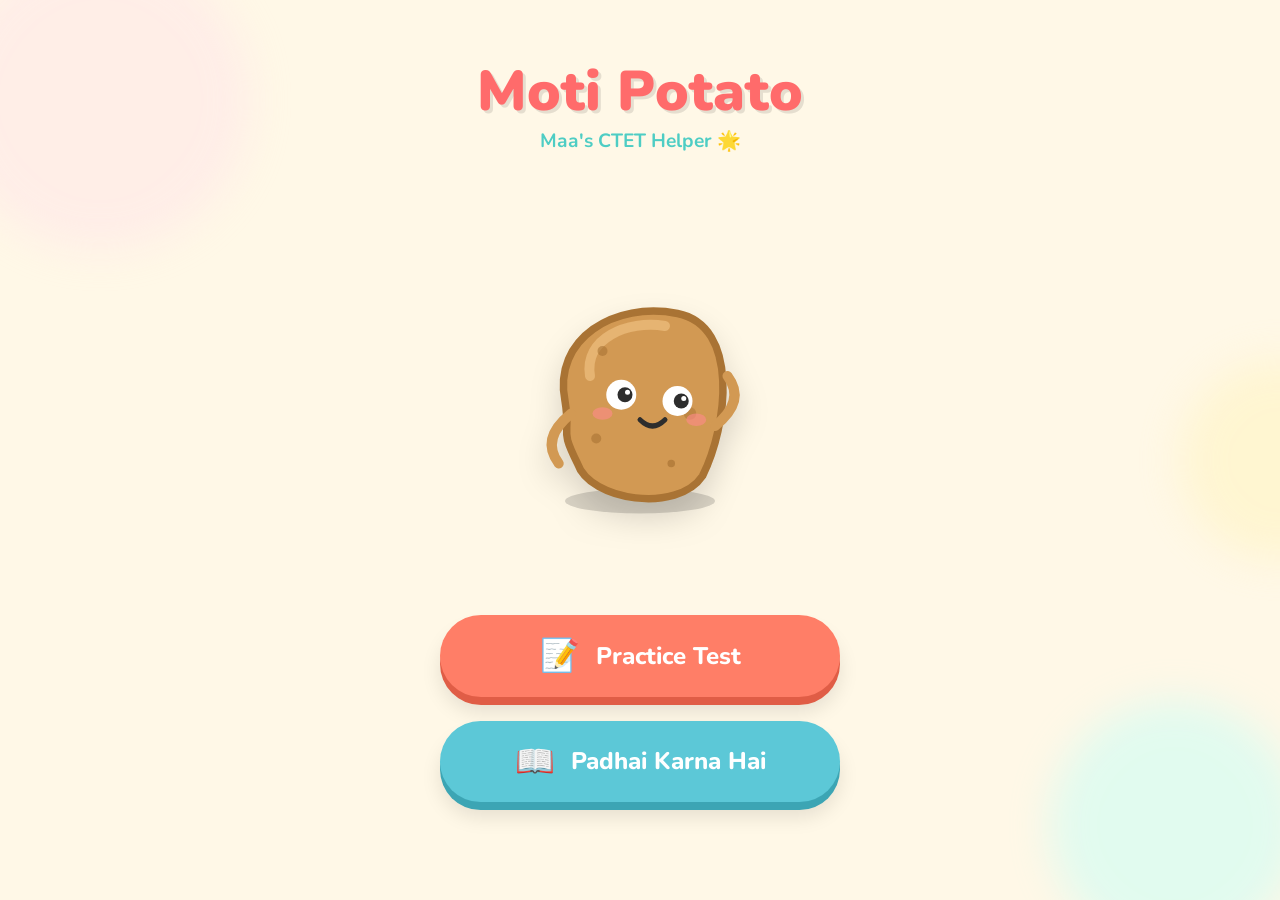
<file: index.html>
<!DOCTYPE html>
<html lang="en">
<head>
    <meta charset="UTF-8">
    <meta name="viewport" content="width=device-width, initial-scale=1.0, maximum-scale=1.0, user-scalable=no">
    <title>Moti Potato - CTET Prep</title>
    <link href="https://fonts.googleapis.com/css2?family=Nunito:wght@400;700;900&display=swap" rel="stylesheet">
    <link rel="stylesheet" href="./style.css">
</head>
<body class="home">
    <!-- Animated background elements -->
    <div class="bg-shape shape1"></div>
    <div class="bg-shape shape2"></div>
    <div class="bg-shape shape3"></div>

    <div class="app-container">
        <header class="header">
            <h1 class="title">
                <span class="bounce" style="animation-delay: 0.1s">M</span>
                <span class="bounce" style="animation-delay: 0.2s">o</span>
                <span class="bounce" style="animation-delay: 0.3s">t</span>
                <span class="bounce" style="animation-delay: 0.4s">i</span>
                &nbsp;
                <span class="bounce" style="animation-delay: 0.5s">P</span>
                <span class="bounce" style="animation-delay: 0.6s">o</span>
                <span class="bounce" style="animation-delay: 0.7s">t</span>
                <span class="bounce" style="animation-delay: 0.8s">a</span>
                <span class="bounce" style="animation-delay: 0.9s">t</span>
                <span class="bounce" style="animation-delay: 1.0s">o</span>
            </h1>
            <p class="subtitle">Maa's CTET Helper 🌟</p>
        </header>

        <div class="mascot-container">
            <!-- Cute SVG Potato -->
            <svg class="moti-potato" viewBox="0 0 200 200" xmlns="http://www.w3.org/2000/svg">
                <!-- Shadow -->
                <ellipse cx="100" cy="180" rx="60" ry="10" fill="rgba(0,0,0,0.15)" class="shadow" />
                
                <!-- Potato Body -->
                <path class="body" d="M40 100 C 30 50, 80 20, 130 30 C 180 40, 170 120, 150 160 C 130 190, 60 180, 50 150 C 35 120, 45 130, 40 100 Z" fill="#D29953" stroke="#A97334" stroke-width="6"/>
                <path class="body-highlight" d="M60 80 C 55 50, 90 35, 120 40" fill="none" stroke="#E6B472" stroke-width="8" stroke-linecap="round"/>
                
                <!-- Dimples/Spots -->
                <circle cx="65" cy="130" r="4" fill="#A97334" opacity="0.6"/>
                <circle cx="140" cy="110" r="5" fill="#A97334" opacity="0.5"/>
                <circle cx="125" cy="150" r="3" fill="#A97334" opacity="0.7"/>
                <circle cx="70" cy="60" r="4" fill="#A97334" opacity="0.6"/>
                
                <!-- Eyes -->
                <g class="eyes">
                    <!-- Left Eye -->
                    <circle cx="85" cy="95" r="12" fill="white" />
                    <circle cx="88" cy="95" r="6" fill="#2D2D2D" />
                    <circle cx="90" cy="93" r="2" fill="white" />
                    <!-- Right Eye -->
                    <circle cx="130" cy="100" r="12" fill="white" />
                    <circle cx="133" cy="100" r="6" fill="#2D2D2D" />
                    <circle cx="135" cy="98" r="2" fill="white" />
                </g>
                
                <!-- Blinking Eyelids (Hidden by default, animated in CSS) -->
                <g class="eyelids">
                    <path d="M 70 95 Q 85 110 100 95" fill="#D29953" stroke="#A97334" stroke-width="2"/>
                    <path d="M 115 100 Q 130 115 145 100" fill="#D29953" stroke="#A97334" stroke-width="2"/>
                </g>

                <!-- Blush -->
                <ellipse cx="70" cy="110" rx="8" ry="5" fill="#FF8A8A" opacity="0.6"/>
                <ellipse cx="145" cy="115" rx="8" ry="5" fill="#FF8A8A" opacity="0.6"/>

                <!-- Cute little mouth -->
                <path class="mouth" d="M 100 115 Q 110 125 120 115" fill="none" stroke="#2D2D2D" stroke-width="4" stroke-linecap="round"/>

                <!-- Arms -->
                <path class="arm-left" d="M 45 110 Q 20 130 35 150" fill="none" stroke="#D29953" stroke-width="8" stroke-linecap="round"/>
                <path class="arm-right" d="M 160 120 Q 185 100 170 80" fill="none" stroke="#D29953" stroke-width="8" stroke-linecap="round"/>
            </svg>
        </div>

        <div class="action-buttons">
            <button class="btn btn-practice" onclick="handleAction('practice')">
                <span class="btn-icon">📝</span>
                <span class="btn-text">Practice Test</span>
                <div class="btn-shine"></div>
            </button>
            
            <button class="btn btn-study" onclick="handleAction('study')">
                <span class="btn-icon">📖</span>
                <span class="btn-text">Padhai Karna Hai</span>
                <div class="btn-shine"></div>
            </button>
        </div>
        
        <div id="funny-message" class="funny-message"></div>
    </div>

    <script src="./script.js"></script>
</body>
</html>
</file>
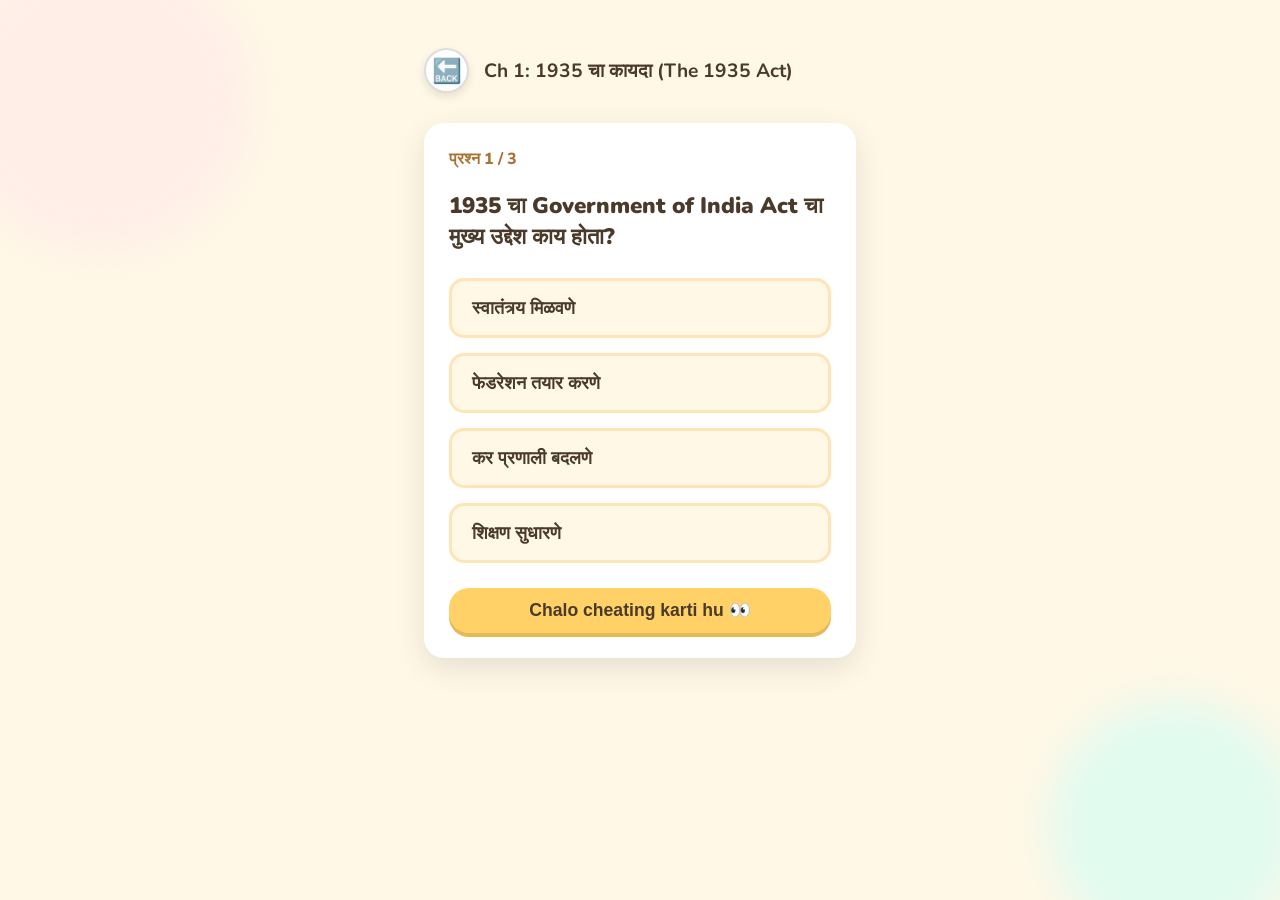
<file: quiz.html>
<!DOCTYPE html>
<html lang="en">
<head>
    <meta charset="UTF-8">
    <meta name="viewport" content="width=device-width, initial-scale=1.0, maximum-scale=1.0, user-scalable=no">
    <title>Quiz - Moti Potato</title>
    <link href="https://fonts.googleapis.com/css2?family=Nunito:wght@400;700;900&display=swap" rel="stylesheet">
    <link rel="stylesheet" href="style.css">
    <style>
        .quiz-container {
            background: white;
            border-radius: 20px;
            padding: 25px;
            margin: 10px 0;
            box-shadow: 0 10px 30px rgba(0,0,0,0.1);
            position: relative;
            z-index: 2;
            width: 100%;
        }

        .question-slide {
            display: none;
        }

        .question-slide.active {
            display: block;
            animation: fadeInRight 0.4s ease-out forwards;
        }

        @keyframes fadeInRight {
            from { opacity: 0; transform: translateX(50px); }
            to { opacity: 1; transform: translateX(0); }
        }

        .question-header {
            display: flex;
            justify-content: space-between;
            align-items: center;
            margin-bottom: 20px;
            font-size: 1rem;
            font-weight: 800;
            color: #A97334;
        }

        .question-text {
            font-size: 1.4rem;
            font-weight: 900;
            color: #4A3A2A;
            margin-bottom: 25px;
            line-height: 1.4;
        }

        .options-list {
            display: flex;
            flex-direction: column;
            gap: 15px;
        }

        .option-label {
            display: flex;
            align-items: center;
            background: #FFF8E7;
            border: 3px solid #FFE4B5;
            padding: 15px 20px;
            border-radius: 15px;
            font-size: 1.1rem;
            font-weight: 700;
            color: #4A3A2A;
            cursor: pointer;
            transition: all 0.2s;
            position: relative;
        }

        .option-label input[type="radio"] {
            display: none;
        }

        .option-label:hover {
            background: #FFF2B2;
        }

        .option-label.selected {
            background: #FFF2B2;
            border-color: #D29953;
            box-shadow: 0 4px 10px rgba(0,0,0,0.05);
            transform: scale(1.02);
        }

        .option-label.correct {
            background: #E8F8F5;
            border-color: #4ECDC4 !important;
            color: #2C3E50;
        }

        .option-label.correct::after {
            content: '✅';
            position: absolute;
            right: 15px;
            font-size: 1.5rem;
        }

        .option-label.wrong {
            background: #FDEDEC;
            border-color: #FF6B6B !important;
            color: #78281F;
        }

        .option-label.wrong::after {
            content: '❌';
            position: absolute;
            right: 15px;
            font-size: 1.5rem;
        }

        .action-row {
            display: flex;
            justify-content: flex-end;
            margin-top: 25px;
        }

        .small-btn {
            background: #4ECDC4;
            color: white;
            border: none;
            padding: 10px 20px;
            border-radius: 20px;
            font-weight: 800;
            font-size: 1rem;
            cursor: pointer;
            box-shadow: 0 4px 0 #3BA59C;
            transition: all 0.1s;
        }

        .small-btn:active {
            transform: translateY(4px);
            box-shadow: none;
        }

        .cheat-btn {
            background: #FFD166;
            color: #4A3A2A;
            box-shadow: 0 4px 0 #E5B955;
            width: 100%;
            padding: 12px;
            font-size: 1.1rem;
        }

        .submit-ans-btn {
            background: #FF7E67;
            color: white;
            box-shadow: 0 4px 0 #E05D46;
            width: 100%;
            padding: 15px;
            font-size: 1.2rem;
            margin-top: 20px;
            display: none; 
        }

        .next-btn {
            background: #5CC8D7;
            box-shadow: 0 4px 0 #3CA5B4;
            width: 100%;
            padding: 15px;
            font-size: 1.2rem;
            margin-top: 20px;
            display: none; 
            color: white;
        }

        .explanation-box {
            margin-top: 25px;
            padding: 20px;
            background: #E8F8F5;
            border-left: 6px solid #4ECDC4;
            border-radius: 10px;
            display: none; 
        }

        .explanation-text {
            font-size: 1.1rem;
            color: #2C3E50;
            margin-bottom: 15px;
            font-weight: 700;
            line-height: 1.5;
        }

        .funny-popup {
            position: fixed;
            top: 50%;
            left: 50%;
            transform: translate(-50%, -50%) scale(0.5);
            background: white;
            padding: 30px;
            border-radius: 25px;
            box-shadow: 0 20px 50px rgba(0,0,0,0.3);
            z-index: 1000;
            text-align: center;
            font-size: 1.8rem;
            font-weight: 900;
            color: #FF6B6B;
            opacity: 0;
            pointer-events: none;
            transition: all 0.3s cubic-bezier(0.175, 0.885, 0.32, 1.275);
            width: 90%;
            max-width: 400px;
        }

        .funny-popup.show {
            opacity: 1;
            transform: translate(-50%, -50%) scale(1);
            pointer-events: auto;
        }
        
        .overlay {
            position: fixed;
            top: 0; left: 0; right: 0; bottom: 0;
            background: rgba(0,0,0,0.5);
            z-index: 999;
            display: none;
        }

        .overlay.show { display: block; }

        .score-board {
            text-align: center;
            padding: 40px 20px;
            background: white;
            border-radius: 20px;
            box-shadow: 0 10px 30px rgba(0,0,0,0.1);
            display: none;
        }

        .score-title {
            font-size: 2.5rem;
            color: #FF7E67;
            font-weight: 900;
            margin-bottom: 20px;
        }

        .score-number {
            font-size: 4rem;
            color: #4ECDC4;
            font-weight: 900;
        }

        .top-bar {
            display: flex;
            justify-content: flex-start;
            margin-bottom: 10px;
        }

        .back-btn {
            background: white;
            border: 2px solid #ddd;
            width: 45px; height: 45px;
            border-radius: 50%;
            font-size: 1.5rem;
            display: flex; justify-content: center; align-items: center;
            cursor: pointer;
            box-shadow: 0 4px 10px rgba(0,0,0,0.1);
        }
    </style>
</head>
<body>
    <div class="bg-shape shape1"></div>
    <div class="bg-shape shape2"></div>
    
    <!-- Changed overlay to not close popup if it's the strict timeout type -->
    <div class="overlay" id="overlay" onclick="closePopup()"></div>
    <div class="funny-popup" id="popup"></div>

    <div class="app-container" style="justify-content: flex-start; padding-top: 1rem;">
        <div class="header" style="display: flex; align-items: center; gap: 15px; margin-bottom: 20px;">
            <button class="back-btn" onclick="window.location.href='subjects.html?mode=quiz'">🔙</button>
            <div class="subject-label" id="quiz-heading" style="font-weight: bold; font-size: 1.2rem;">Practice Quiz</div>
            <div id="timer-display" style="display: none; font-weight: bold; color: #FF7E67; background: white; padding: 5px 15px; border-radius: 20px; box-shadow: 0 2px 5px rgba(0,0,0,0.1); margin-left: auto;">90:00</div>
        </div>

        <div class="quiz-container" id="quiz-container">
            <!-- Questions injected here via JS -->
        </div>

        <!-- Resume Progress Prompt -->
        <div id="resume-modal" class="overlay" style="display:none; z-index: 1001; background: rgba(0,0,0,0.8);">
            <div class="popup show" style="position: absolute; top: 50%; left: 50%; transform: translate(-50%, -50%); width: 80%; max-width: 400px; text-align: center;">
                <div style="font-size: 1.5rem; margin-bottom: 20px;">Mummy, start from where you left off? <br><br> (पिछाले प्रश्न से शुरू करें? 📖)</div>
                <div style="display: flex; gap: 10px; justify-content: center;">
                    <button class="small-btn" onclick="resumeProgress()" style="background: #4ECDC4; color: white;">Yes, Resume ✅</button>
                    <button class="small-btn" onclick="startFresh()" style="background: #FF7E67; color: white;">No, Start New 🔄</button>
                </div>
            </div>
        </div>

        <div class="score-board" id="score-board" style="text-align: center; padding: 40px 20px; background: linear-gradient(135deg, #ffffff 0%, #fef3c7 100%); border-radius: 20px; box-shadow: 0 15px 35px rgba(0,0,0,0.15); display: none; position: relative; overflow: hidden; border: 3px solid #FFD166;">
            <!-- Confetti / Decoration -->
            <div style="position: absolute; top: -10px; left: -10px; font-size: 3rem; opacity: 0.2; transform: rotate(-20deg);">🌟</div>
            <div style="position: absolute; bottom: 20px; right: -10px; font-size: 3rem; opacity: 0.2; transform: rotate(20deg);">🎉</div>
            <div style="position: absolute; top: 50%; left: 10px; font-size: 2rem; opacity: 0.2;">✨</div>
            
            <!-- Trophy SVG -->
            <svg viewBox="0 0 100 100" style="width: 120px; height: 120px; margin: 0 auto 20px; filter: drop-shadow(0px 10px 10px rgba(0,0,0,0.1)); animation: bounceTrophy 2s infinite ease-in-out;">
                <path d="M20 20 h60 c 0 30, -15 45, -30 50 c -15 -5, -30 -20, -30 -50 Z" fill="#FFD166" />
                <path d="M30 20 h40 c 0 20, -10 35, -20 40 c -10 -5, -20 -20, -20 -40 Z" fill="#FFE082" />
                <!-- Left Handle -->
                <path d="M20 25 C5 25, 5 45, 20 45" fill="none" stroke="#FFD166" stroke-width="6" stroke-linecap="round" />
                <!-- Right Handle -->
                <path d="M80 25 C95 25, 95 45, 80 45" fill="none" stroke="#FFD166" stroke-width="6" stroke-linecap="round" />
                <!-- Base -->
                <rect x="35" y="70" width="30" height="20" rx="5" fill="#A97334" />
                <rect x="30" y="85" width="40" height="10" rx="5" fill="#4A3A2A" />
                <!-- Star -->
                <polygon points="50,30 53,38 61,38 54,43 56,51 50,47 44,51 46,43 39,38 47,38" fill="#FFF" />
            </svg>
            <style>
                @keyframes bounceTrophy { 0%, 100% { transform: translateY(0) scale(1); } 50% { transform: translateY(-10px) scale(1.05); } }
            </style>

            <div class="score-title" id="score-msg" style="font-size: 2rem; color: #FF7E67; font-weight: 900; margin-bottom: 10px; text-shadow: 1px 1px 0px rgba(0,0,0,0.1);"></div>
            <div class="score-number" id="score-number" style="font-size: 4.5rem; color: #4ECDC4; font-weight: 900; line-height: 1; margin: 20px 0; text-shadow: 2px 2px 0px rgba(0,0,0,0.1);"></div>
            
            <button class="btn btn-practice" style="width: 100%; margin-top: 20px; position: static; transform: none; opacity: 1; animation: none; border-radius: 15px;" onclick="window.location.href='index.html'">Go Home 🏠</button>
            <button class="btn btn-study" style="width: 100%; margin-top: 15px; position: static; transform: none; opacity: 1; animation: none; border-radius: 15px;" onclick="window.location.href='subjects.html?mode=quiz'">Try Another Quiz 🔄</button>
        </div>
    </div>

    <script src="./data.js?v=2"></script>
    <script>
        console.log("Data loaded:", typeof subjectsData);

        let quizData = [];
        let isMegaQuiz = false;
        let isHindiMode = false;
        let wrongCount = 0;
        let score = 0;
        let currentQuestion = 0;
        let selectedOption = null;
        let timeLeft = 5400;
        let timerInterval = null;
        let storageKey = '';

        function shuffleArray(array) {
            for (let i = array.length - 1; i > 0; i--) {
                const j = Math.floor(Math.random() * (i + 1));
                [array[i], array[j]] = [array[j], array[i]];
            }
        }

        document.addEventListener('DOMContentLoaded', () => {
            if (typeof subjectsData === 'undefined') {
                document.getElementById('quiz-container').innerHTML = '<h2 style="text-align:center; padding:20px;">Quiz data failed to load</h2>';
                return;
            }

            const urlParams = new URLSearchParams(window.location.search);
            const subjectId = urlParams.get('subject') || 'history';
            const chapterId = urlParams.get('chapter') || 'ch1';

            storageKey = `moti_potato_progress_${subjectId}_${chapterId}`;

            const subject = subjectsData.find(s => s.id === subjectId);
            if (subject) {
                const chapter = subject.chapters.find(c => c.id === chapterId);
                if (chapter && chapter.quiz) {
                    quizData = [...chapter.quiz];
                    isMegaQuiz = (chapter.id === 'mega_quiz' || chapter.type === 'mega');
                    document.getElementById('quiz-heading').innerText = chapter.title_mr || chapter.name;

                    if (isMegaQuiz) {
                        shuffleArray(quizData);
                        document.getElementById('timer-display').style.display = 'block';
                    }
                }
            }

            if (quizData.length === 0) {
                document.getElementById('quiz-container').innerHTML = '<h2 style="text-align:center; padding:20px;">No questions found</h2>';
                return;
            }

            const savedData = localStorage.getItem(storageKey);
            if (savedData) {
                const progress = JSON.parse(savedData);
                if (progress.currentQuestion > 0 && progress.currentQuestion < quizData.length) {
                    document.getElementById('resume-modal').style.display = 'block';
                    return;
                }
            }
            startQuiz();
        });

        function startQuiz() {
            if (isMegaQuiz) startTimer();
            renderQuestion(currentQuestion);
        }

        function resumeProgress() {
            const progress = JSON.parse(localStorage.getItem(storageKey));
            currentQuestion = progress.currentQuestion;
            score = progress.score;
            wrongCount = progress.wrongCount || 0;
            isHindiMode = progress.isHindiMode || false;
            if (progress.timeLeft) timeLeft = progress.timeLeft;
            
            document.getElementById('resume-modal').style.display = 'none';
            startQuiz();
        }

        function startFresh() {
            localStorage.removeItem(storageKey);
            document.getElementById('resume-modal').style.display = 'none';
            startQuiz();
        }

        function saveProgress() {
            const data = {
                currentQuestion: currentQuestion,
                score: score,
                wrongCount: wrongCount,
                isHindiMode: isHindiMode,
                timeLeft: timeLeft
            };
            localStorage.setItem(storageKey, JSON.stringify(data));
        }

        function startTimer() {
            timerInterval = setInterval(() => {
                timeLeft--;
                updateTimerDisplay();
                if (timeLeft <= 0) {
                    clearInterval(timerInterval);
                    showScoreBoard();
                }
            }, 1000);
        }

        function updateTimerDisplay() {
            const minutes = Math.floor(timeLeft / 60);
            const seconds = timeLeft % 60;
            document.getElementById('timer-display').innerText = 
                `${minutes}:${seconds < 10 ? '0' : ''}${seconds}`;
        }

        function renderQuestion(index) {
            const container = document.getElementById('quiz-container');
            container.innerHTML = '';
            selectedOption = null;

            if (index >= quizData.length) {
                showScoreBoard();
                return;
            }

            const q = quizData[index];
            const card = document.createElement('div');
            card.className = 'question-slide active';
            
            const questionText = isHindiMode ? q.q_hi : q.q_mr;
            const options = isHindiMode ? q.options_hi : q.options_mr;

            let optionsHtml = '';
            options.forEach((opt, optIndex) => {
                optionsHtml += `
                    <label class="option-label" id="label-${optIndex}">
                        <input type="radio" name="q_opt" value="${optIndex}" onchange="selectOption(${optIndex})">
                        ${opt}
                    </label>
                `;
            });

            card.innerHTML = `
                <div class="question-header"><span>प्रश्न ${index + 1} / ${quizData.length}</span></div>
                <div class="question-text" id="q-text">${questionText}</div>
                <div class="options-list">${optionsHtml}</div>
                <div class="action-row">
                    <button class="small-btn cheat-btn" style="${isHindiMode ? 'display:none' : ''}" onclick="cheatAndTranslate(${index})">Chalo cheating karti hu 👀</button>
                </div>
                <button class="small-btn submit-ans-btn" id="submit-btn" style="display:none" onclick="submitAnswer(${index})">Submit Answer</button>
                <div class="explanation-box" id="exp-box" style="display:none">
                    <div class="explanation-text" id="exp-text">${isHindiMode ? q.exp_hi : q.exp_mr}</div>
                    <button class="small-btn" onclick="toggleExpLang(${index}, this)">${isHindiMode ? 'मराठीत समजून घ्या 🔄' : 'हिंदी में समझें 🔄'}</button>
                </div>
                <button class="small-btn next-btn" id="next-btn" style="display:none" onclick="nextQuestion()">Next Question ➡️</button>
            `;
            container.appendChild(card);
        }

        function selectOption(optIndex) {
            document.querySelectorAll('.option-label').forEach(el => el.classList.remove('selected'));
            document.getElementById(`label-${optIndex}`).classList.add('selected');
            selectedOption = optIndex;
            document.getElementById('submit-btn').style.display = 'block';
        }

        function cheatAndTranslate(index) {
            showPopup("Teacher ho, sharam nahi aati 🤦‍♀️😂", 3000);
            isHindiMode = true;
            document.getElementById('q-text').innerText = quizData[index].q_hi;
            const options = quizData[index].options_hi;
            document.querySelectorAll('.option-label').forEach((el, idx) => {
                el.innerHTML = `<input type="radio" name="q_opt" value="${idx}" onchange="selectOption(${idx})" ${selectedOption === idx ? 'checked' : ''}> ${options[idx]}`;
            });
            document.querySelector('.cheat-btn').style.display = 'none';
        }

        function submitAnswer(qIndex) {
            if (selectedOption === null) return;
            document.getElementById('submit-btn').style.display = 'none';
            if(document.querySelector('.cheat-btn')) document.querySelector('.cheat-btn').style.display = 'none';
            document.querySelectorAll('input[type="radio"]').forEach(el => el.disabled = true);

            const isCorrect = (selectedOption === quizData[qIndex].correct);
            const selectedLabel = document.getElementById(`label-${selectedOption}`);
            const correctLabel = document.getElementById(`label-${quizData[qIndex].correct}`);
            correctLabel.classList.add('correct');

            if (isCorrect) {
                score++;
            } else {
                wrongCount++;
                selectedLabel.classList.add('wrong');
                if (wrongCount % 5 === 0 || Math.random() < 0.2) showPopup("Chee chee hag diya 💩", 3000);
            }
            document.getElementById('exp-box').style.display = 'block';
            document.getElementById('next-btn').style.display = 'block';
            saveProgress();
        }

        function nextQuestion() {
            currentQuestion++;
            saveProgress();
            renderQuestion(currentQuestion);
        }

        function toggleExpLang(index, btnElement) {
            const q = quizData[index];
            const expTextEl = document.getElementById('exp-text');
            if (expTextEl.innerText === q.exp_mr) {
                expTextEl.innerText = q.exp_hi;
                btnElement.innerText = 'मराठीत समजून घ्या 🔄';
            } else {
                expTextEl.innerText = q.exp_mr;
                btnElement.innerText = 'हिंदी में समझें 🔄';
            }
        }

        let popupTimeout;
        function showPopup(message, duration = 3000) {
            const popup = document.getElementById('popup');
            const overlay = document.getElementById('overlay');
            popup.innerText = message;
            popup.classList.add('show');
            overlay.classList.add('show');
            clearTimeout(popupTimeout);
            popupTimeout = setTimeout(closePopup, duration);
        }

        function closePopup() {
            document.getElementById('popup').classList.remove('show');
            document.getElementById('overlay').classList.remove('show');
        }

        function showScoreBoard() {
            if (timerInterval) clearInterval(timerInterval);
            localStorage.removeItem(storageKey);
            document.getElementById('quiz-container').style.display = 'none';
            const board = document.getElementById('score-board');
            board.style.display = 'block';
            const msgEl = document.getElementById('score-msg');
            const numEl = document.getElementById('score-number');
            const percentage = Math.round((score / quizData.length) * 100);
            let currentScoreDisplay = 0;
            numEl.innerText = `0%`;
            const interval = setInterval(() => {
                if(currentScoreDisplay >= percentage) {
                    clearInterval(interval);
                    numEl.innerText = `${percentage}%`;
                } else {
                    currentScoreDisplay++;
                    numEl.innerText = `${currentScoreDisplay}%`;
                }
            }, 20);
            const detailsHtml = `<div style="font-size: 1.2rem; margin-top: 10px; color: #555;">Correct: <strong>${score}</strong> out of <strong>${quizData.length}</strong></div>`;
            if (percentage >= 90) msgEl.innerHTML = `🌟 Outstanding, Maa! 🌟${detailsHtml}`;
            else if (percentage >= 60) msgEl.innerHTML = `👍 Good Job! Keep Studying!${detailsHtml}`;
            else msgEl.innerHTML = `📚 Padhai Karna Hai wapas!${detailsHtml}`;
        }
    </script>
</body>
</html>
</file>
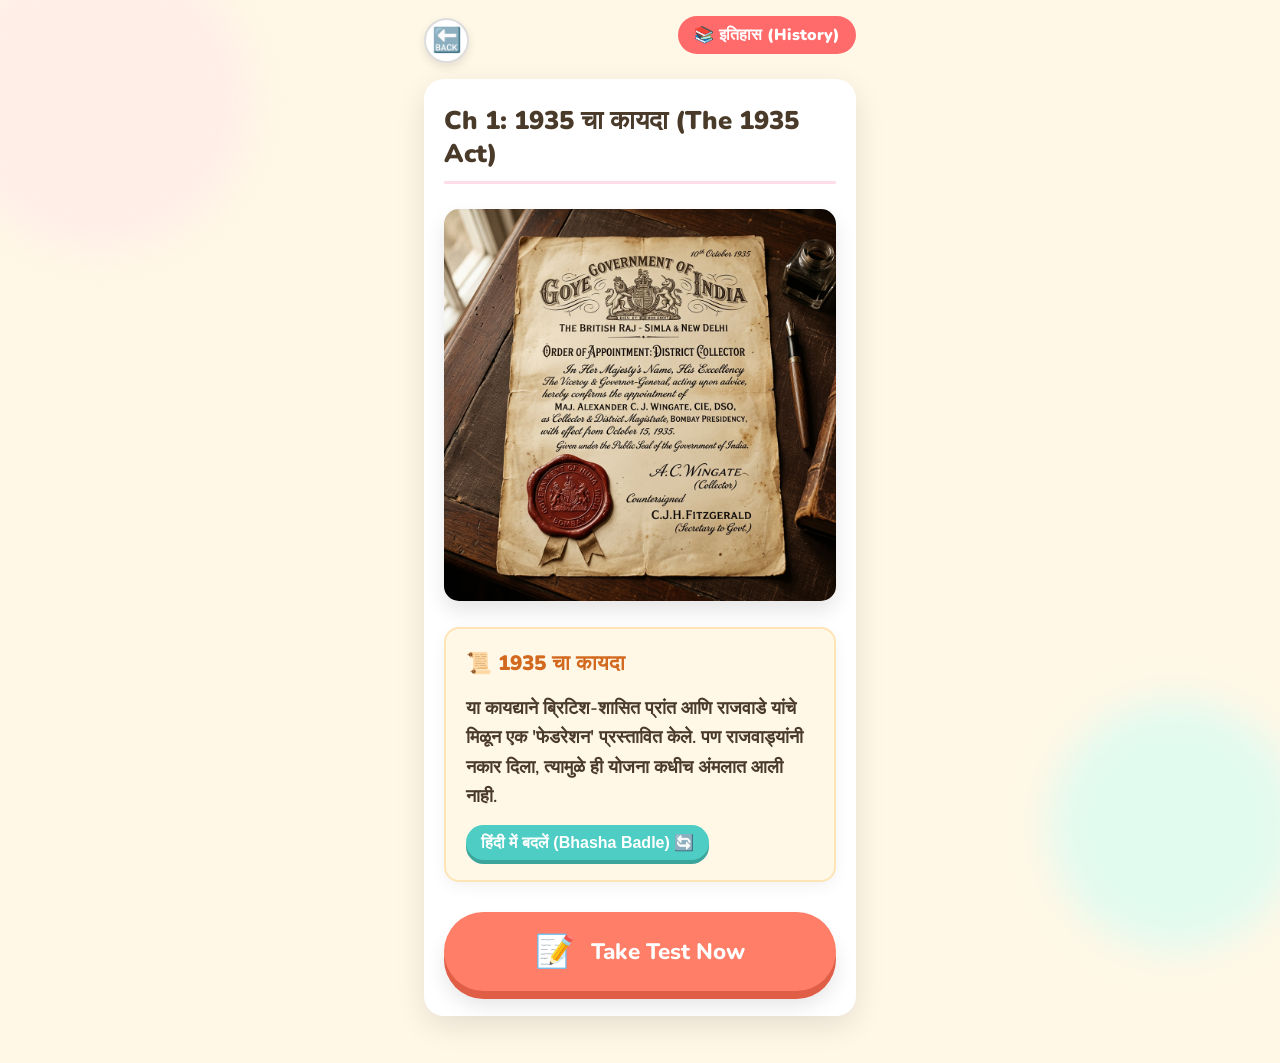
<file: study.html>
<!DOCTYPE html>
<html lang="en">
<head>
    <meta charset="UTF-8">
    <meta name="viewport" content="width=device-width, initial-scale=1.0, maximum-scale=1.0, user-scalable=no">
    <title>Padhai Karna Hai - Moti Potato</title>
    <link href="https://fonts.googleapis.com/css2?family=Nunito:wght@400;700;900&display=swap" rel="stylesheet">
    <link rel="stylesheet" href="style.css">
    <style>
        .study-container {
            background: white;
            border-radius: 20px;
            padding: 25px 20px;
            margin: 15px 0;
            box-shadow: 0 10px 30px rgba(0,0,0,0.1);
            position: relative;
            z-index: 2;
            width: 100%;
        }

        .subject-label {
            background: #FF6B6B;
            color: white;
            padding: 8px 16px;
            border-radius: 20px;
            font-weight: 900;
            display: inline-block;
            margin-bottom: 10px;
        }

        .chapter-title {
            color: #4A3A2A;
            font-size: 1.6rem;
            font-weight: 900;
            margin-bottom: 25px;
            border-bottom: 3px solid #FFDEE9;
            padding-bottom: 10px;
            line-height: 1.3;
        }

        .slide {
            background: #FFF8E7;
            border-radius: 15px;
            padding: 20px;
            margin-bottom: 25px;
            border: 2px solid #FFE4B5;
            box-shadow: 0 5px 15px rgba(0,0,0,0.05);
        }

        .slide-title {
            color: #D2691E;
            font-weight: 900;
            margin-bottom: 15px;
            font-size: 1.3rem;
            line-height: 1.4;
        }

        .slide-content {
            font-size: 1.15rem;
            line-height: 1.6;
            color: #4A3A2A;
            font-weight: 600;
        }

        .bhasha-btn {
            background: #4ECDC4;
            color: white;
            border: none;
            padding: 8px 15px;
            border-radius: 20px;
            font-weight: 800;
            font-size: 1rem;
            cursor: pointer;
            margin-top: 15px;
            box-shadow: 0 4px 0 #3BA59C;
            transition: all 0.1s;
        }

        .bhasha-btn:active {
            transform: translateY(4px);
            box-shadow: 0 0px 0 #3BA59C;
        }

        .take-test-btn {
            width: 100%;
            margin-top: 30px;
            padding: 18px;
            font-size: 1.4rem;
            animation: none;
            transform: none;
            opacity: 1;
        }

        .top-bar {
            display: flex;
            justify-content: space-between;
            align-items: center;
        }

        .back-btn {
            background: white;
            border: 2px solid #ddd;
            width: 45px; height: 45px;
            border-radius: 50%;
            font-size: 1.5rem;
            display: flex; justify-content: center; align-items: center;
            cursor: pointer;
            box-shadow: 0 4px 10px rgba(0,0,0,0.1);
        }
    </style>
</head>
<body>
    <div class="bg-shape shape1"></div>
    <div class="bg-shape shape2"></div>
    
    <div class="app-container" style="justify-content: flex-start; padding-top: 1rem;">
        <div class="top-bar">
            <!-- Go back to subjects page -->
            <button class="back-btn" onclick="window.location.href='subjects.html?mode=study'">🔙</button>
            <div class="subject-label">इतिहास (History)</div>
        </div>
        
        <div class="study-container">
            <h2 class="chapter-title">1935-1942 Freedom Struggle</h2>
            
            <div id="slides-container">
                <!-- Slides will be injected here by JS -->
            </div>

            <!-- Changed to go directly to quiz.html -->
            <button class="btn btn-practice take-test-btn" onclick="window.location.href='quiz.html?chapter=ch1'">
                <span class="btn-icon">📝</span>
                <span class="btn-text">Take Test Now</span>
            </button>
        </div>
    </div>

    <script src="./data.js?v=2"></script>
    <script>
        const urlParams = new URLSearchParams(window.location.search);
        const subjectId = urlParams.get('subject') || 'history';
        const chapterId = urlParams.get('chapter') || 'ch1';

        let theoryData = [];
        let chapterTitle = '';
        let subject = null;

        document.addEventListener('DOMContentLoaded', () => {
            if (typeof subjectsData === 'undefined') {
                document.getElementById('slides-container').innerHTML = '<div style="text-align:center; padding:20px;">Data failed to load. Please refresh.</div>';
                return;
            }

            // Find the correct subject and chapter
            subject = subjectsData.find(s => s.id === subjectId);
            if (subject) {
                document.querySelector('.subject-label').innerText = subject.title_mr;
                const chapter = subject.chapters.find(c => c.id === chapterId);
                if (chapter) {
                    theoryData = chapter.theory || [];
                    chapterTitle = chapter.title_mr;
                }
            }

            if (chapterTitle) {
                document.querySelector('.chapter-title').innerText = chapterTitle;
            }

            const container = document.getElementById('slides-container');
            
            if (theoryData.length === 0) {
                container.innerHTML = '<div style="text-align:center; padding: 20px;">No theory found for this chapter!</div>';
            }

            // Add Chapter Image
            if (subject) {
                const chapterObj = subject.chapters.find(c => c.id === chapterId);
                if (chapterObj && chapterObj.image) {
                    const imgDiv = document.createElement('div');
                    imgDiv.style.textAlign = 'center';
                    imgDiv.style.marginBottom = '20px';
                    imgDiv.innerHTML = `<img src="${chapterObj.image}" style="width: 100%; max-width: 500px; border-radius: 15px; box-shadow: 0 10px 20px rgba(0,0,0,0.1);">`;
                    container.appendChild(imgDiv);
                }
            }

            theoryData.forEach((item, index) => {
                const slide = document.createElement('div');
                slide.className = 'slide';
                
                slide.innerHTML = `
                    <div class="slide-title" id="title-${index}">${item.title_mr}</div>
                    <div class="slide-content" id="content-${index}">${item.content_mr}</div>
                    <button class="bhasha-btn" onclick="toggleLanguage(${index}, this)">हिंदी में बदलें (Bhasha Badle) 🔄</button>
                `;
                container.appendChild(slide);
            });

            // Update quiz button url
            const testBtn = document.querySelector('.take-test-btn');
            testBtn.onclick = () => window.location.href = `quiz.html?subject=${subjectId}&chapter=${chapterId}`;
        });

        let langState = [];
        
        function getLangState(index) {
            if (langState.length !== theoryData.length) {
                langState = new Array(theoryData.length).fill('mr');
            }
            return langState[index];
        }

        function toggleLanguage(index, btnElement) {
            if (getLangState(index) === 'mr') {
                document.getElementById(`title-${index}`).innerText = theoryData[index].title_hi;
                document.getElementById(`content-${index}`).innerText = theoryData[index].content_hi;
                btnElement.innerText = "मराठीत बदला (Bhasha Badle) 🔄";
                langState[index] = 'hi';
            } else {
                document.getElementById(`title-${index}`).innerText = theoryData[index].title_mr;
                document.getElementById(`content-${index}`).innerText = theoryData[index].content_mr;
                btnElement.innerText = "हिंदी में बदलें (Bhasha Badle) 🔄";
                langState[index] = 'mr';
            }
        }
    </script>
</body>
</html>
</file>
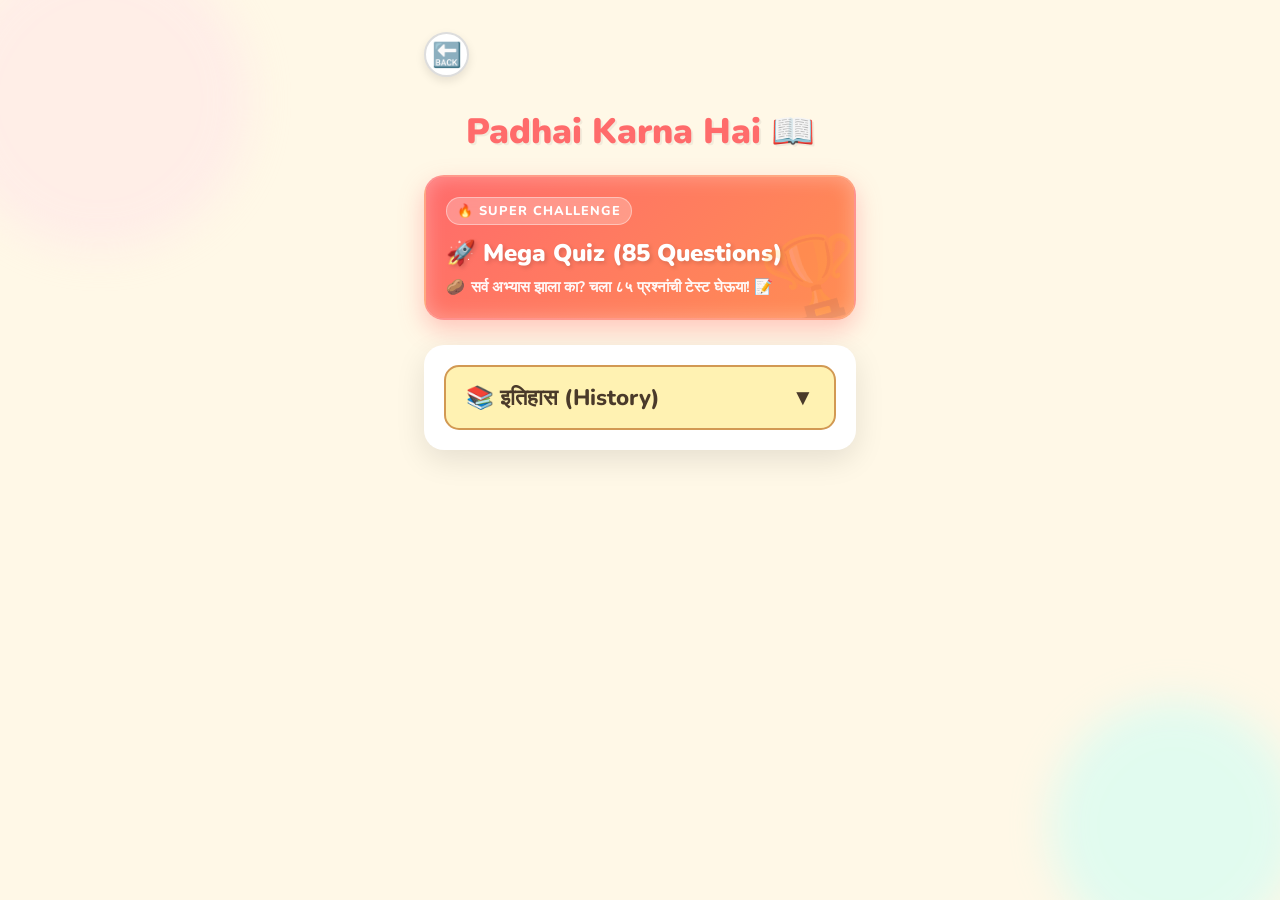
<file: subjects.html>
<!DOCTYPE html>
<html lang="en">
<head>
    <meta charset="UTF-8">
    <meta name="viewport" content="width=device-width, initial-scale=1.0, maximum-scale=1.0, user-scalable=no">
    <title>Select Subject - Moti Potato</title>
    <link href="https://fonts.googleapis.com/css2?family=Nunito:wght@400;700;900&display=swap" rel="stylesheet">
    <link rel="stylesheet" href="style.css">
    <style>
        .page-title {
            text-align: center;
            font-size: 2.2rem;
            color: #FF6B6B;
            font-weight: 900;
            margin: 20px 0;
            text-shadow: 2px 2px 0px rgba(0,0,0,0.05);
        }

        .accordion-container {
            width: 100%;
            background: white;
            border-radius: 20px;
            padding: 20px;
            box-shadow: 0 10px 30px rgba(0,0,0,0.1);
            z-index: 2;
        }

        .subject-header {
            background: #FFF2B2;
            border: 2px solid #D29953;
            padding: 15px 20px;
            border-radius: 15px;
            font-size: 1.4rem;
            font-weight: 800;
            color: #4A3A2A;
            display: flex;
            justify-content: space-between;
            align-items: center;
            cursor: pointer;
            transition: all 0.2s;
        }

        .subject-header:active {
            transform: scale(0.98);
        }

        .dropdown-icon {
            transition: transform 0.3s;
        }

        .subject-header.active .dropdown-icon {
            transform: rotate(180deg);
        }

        .chapters-list {
            max-height: 0;
            overflow: hidden;
            transition: all 0.3s cubic-bezier(0.4, 0, 0.2, 1);
            background: #FAFAFA;
            border-radius: 0 0 15px 15px;
            opacity: 0;
            transform: translateY(-10px);
            pointer-events: none;
        }

        .subject-header.active + .chapters-list {
            max-height: 500px;
            opacity: 1;
            transform: translateY(0);
            pointer-events: auto;
            margin-top: -5px;
            padding-top: 10px;
        }

        .chapter-btn {
            display: block;
            width: 100%;
            text-align: left;
            background: none;
            border: none;
            border-bottom: 1px solid #EEE;
            padding: 15px 20px;
            font-size: 1.1rem;
            font-weight: 700;
            color: #555;
            cursor: pointer;
            transition: background 0.2s;
        }

        .chapter-btn:last-child {
            border-bottom: none;
        }

        .chapter-btn:hover {
            background: #F0F8FF;
            color: #4ECDC4;
        }
        
        .top-bar {
            display: flex;
            justify-content: flex-start;
            margin-bottom: 10px;
        }

        .back-btn {
            background: white;
            border: 2px solid #ddd;
            width: 45px; height: 45px;
            border-radius: 50%;
            font-size: 1.5rem;
            display: flex; justify-content: center; align-items: center;
            cursor: pointer;
            box-shadow: 0 4px 10px rgba(0,0,0,0.1);
        }

        /* Mega Quiz Custom Premium Styling */
        .mega-card {
            background: linear-gradient(135deg, #FF6B6B 0%, #FF8E53 100%);
            border-radius: 20px;
            padding: 20px;
            margin-bottom: 25px;
            color: white;
            position: relative;
            overflow: hidden;
            box-shadow: 0 10px 25px rgba(255, 107, 107, 0.35);
            border: 2px solid rgba(255, 255, 255, 0.25);
            cursor: pointer;
            transition: all 0.3s cubic-bezier(0.175, 0.885, 0.32, 1.275);
            animation: slideUp 0.6s cubic-bezier(0.175, 0.885, 0.32, 1.275) forwards;
        }

        .mega-card:hover {
            transform: translateY(-5px);
            box-shadow: 0 15px 30px rgba(255, 107, 107, 0.45);
        }

        .mega-card:active {
            transform: translateY(2px);
            box-shadow: 0 5px 15px rgba(255, 107, 107, 0.25);
        }

        .mega-card::before {
            content: '';
            position: absolute;
            top: 0; left: 0; right: 0; bottom: 0;
            border-radius: 18px;
            box-shadow: inset 0 0 20px rgba(255, 255, 255, 0.3);
            pointer-events: none;
        }

        .mega-shine {
            position: absolute;
            top: 0;
            left: -100%;
            width: 50%;
            height: 100%;
            background: linear-gradient(to right, rgba(255,255,255,0) 0%, rgba(255,255,255,0.4) 50%, rgba(255,255,255,0) 100%);
            transform: skewX(-25deg);
            animation: shine 4s infinite;
        }

        .mega-badge {
            display: inline-block;
            background: rgba(255, 255, 255, 0.25);
            border: 1px solid rgba(255, 255, 255, 0.4);
            padding: 4px 10px;
            border-radius: 50px;
            font-size: 0.8rem;
            font-weight: 800;
            text-transform: uppercase;
            letter-spacing: 1px;
            margin-bottom: 12px;
            backdrop-filter: blur(5px);
            animation: pulse-glow 2s infinite alternate;
        }

        .mega-title {
            font-size: 1.5rem;
            font-weight: 900;
            margin-bottom: 8px;
            text-shadow: 2px 2px 4px rgba(0,0,0,0.15);
        }

        .mega-desc {
            font-size: 0.95rem;
            opacity: 0.95;
            font-weight: 700;
            line-height: 1.4;
            display: flex;
            align-items: center;
            gap: 6px;
        }

        .mega-icon-floating {
            position: absolute;
            right: -10px;
            bottom: -15px;
            font-size: 5rem;
            opacity: 0.15;
            transform: rotate(-15deg);
            pointer-events: none;
            transition: all 0.3s;
        }

        .mega-card:hover .mega-icon-floating {
            transform: scale(1.1) rotate(5deg);
            opacity: 0.25;
        }

        @keyframes pulse-glow {
            0% { box-shadow: 0 0 5px rgba(255, 255, 255, 0.15); }
            100% { box-shadow: 0 0 15px rgba(255, 255, 255, 0.5); }
        }
    </style>
</head>
<body>
    <div class="bg-shape shape1"></div>
    <div class="bg-shape shape2"></div>
    
    <div class="app-container" style="justify-content: flex-start;">
        <div class="top-bar">
            <button class="back-btn" onclick="window.location.href='index.html'">🔙</button>
        </div>
        
        <h1 class="page-title" id="page-title">Select Subject</h1>
        
        <div id="mega-quiz-container"></div>
        
        <div class="accordion-container" id="subjects-container">
            <!-- Dynamically populated -->
        </div>
    </div>

    <script>
        // Check mode from URL
        const urlParams = new URLSearchParams(window.location.search);
        const mode = urlParams.get('mode') || 'study';

        document.addEventListener('DOMContentLoaded', () => {
            document.getElementById('page-title').innerText = mode === 'quiz' ? 'Select Quiz 📝' : 'Padhai Karna Hai 📖';

            // Force refresh data.js by adding a timestamp
            const script = document.createElement('script');
            script.src = 'data.js?v=' + new Date().getTime();
            document.head.appendChild(script);

            script.onload = () => {
                if (typeof subjectsData === 'undefined') {
                    document.getElementById('subjects-container').innerHTML = '<div style="text-align:center; padding:20px;">Data failed to load. Please refresh.</div>';
                    return;
                }
                renderSubjects();
            };

            script.onerror = () => {
                document.getElementById('subjects-container').innerHTML = '<div style="text-align:center; padding:20px;">Data failed to load. Please refresh.</div>';
            };
        });

        function renderSubjects() {
            const container = document.getElementById('subjects-container');
            const megaContainer = document.getElementById('mega-quiz-container');
            container.innerHTML = '';
            megaContainer.innerHTML = '';
            
            let megaQuizChapter = null;
            let megaQuizSubjectId = null;

            subjectsData.forEach(subject => {
                let chaptersHtml = '';
                
                subject.chapters.forEach(chapter => {
                    const isMega = (chapter.id === 'mega_quiz' || chapter.type === 'mega');
                    if (isMega) {
                        megaQuizChapter = chapter;
                        megaQuizSubjectId = subject.id;
                    } else {
                        chaptersHtml += `
                            <button class="chapter-btn" onclick="goToChapter('${subject.id}', '${chapter.id}', false)">
                                ${chapter.title_mr}
                            </button>
                        `;
                    }
                });
                
                const subjectHtml = `
                    <div class="subject-header" onclick="toggleAccordion(this)">
                        <span>${subject.title_mr}</span>
                        <span class="dropdown-icon">▼</span>
                    </div>
                    <div class="chapters-list">
                        ${chaptersHtml}
                    </div>
                `;
                container.innerHTML += subjectHtml;
            });

            // If a Mega Quiz exists, render the special premium card!
            if (megaQuizChapter) {
                const subTitle = mode === 'quiz' 
                    ? 'अंतिम सराव करा! संपूर्ण ८५ प्रश्नांची टेस्ट 🎯' 
                    : 'सर्व अभ्यास झाला का? चला ८५ प्रश्नांची टेस्ट घेऊया! 📝';
                    
                megaContainer.innerHTML = `
                    <div class="mega-card" onclick="goToChapter('${megaQuizSubjectId}', '${megaQuizChapter.id}', true)">
                        <div class="mega-shine"></div>
                        <div class="mega-badge">🔥 Super Challenge</div>
                        <h2 class="mega-title">${megaQuizChapter.title_mr}</h2>
                        <p class="mega-desc"><span>🥔</span> ${subTitle}</p>
                        <div class="mega-icon-floating">🏆</div>
                    </div>
                `;
            }
        }

        function toggleAccordion(element) {
            element.classList.toggle('active');
        }

        function goToChapter(subjectId, chapterId, isMega) {
            // Mega Quiz always goes to quiz.html regardless of the current mode
            if (mode === 'quiz' || isMega) {
                window.location.href = `quiz.html?subject=${subjectId}&chapter=${chapterId}`;
            } else {
                window.location.href = `study.html?subject=${subjectId}&chapter=${chapterId}`;
            }
        }
    </script>
</body>
</html>
</file>
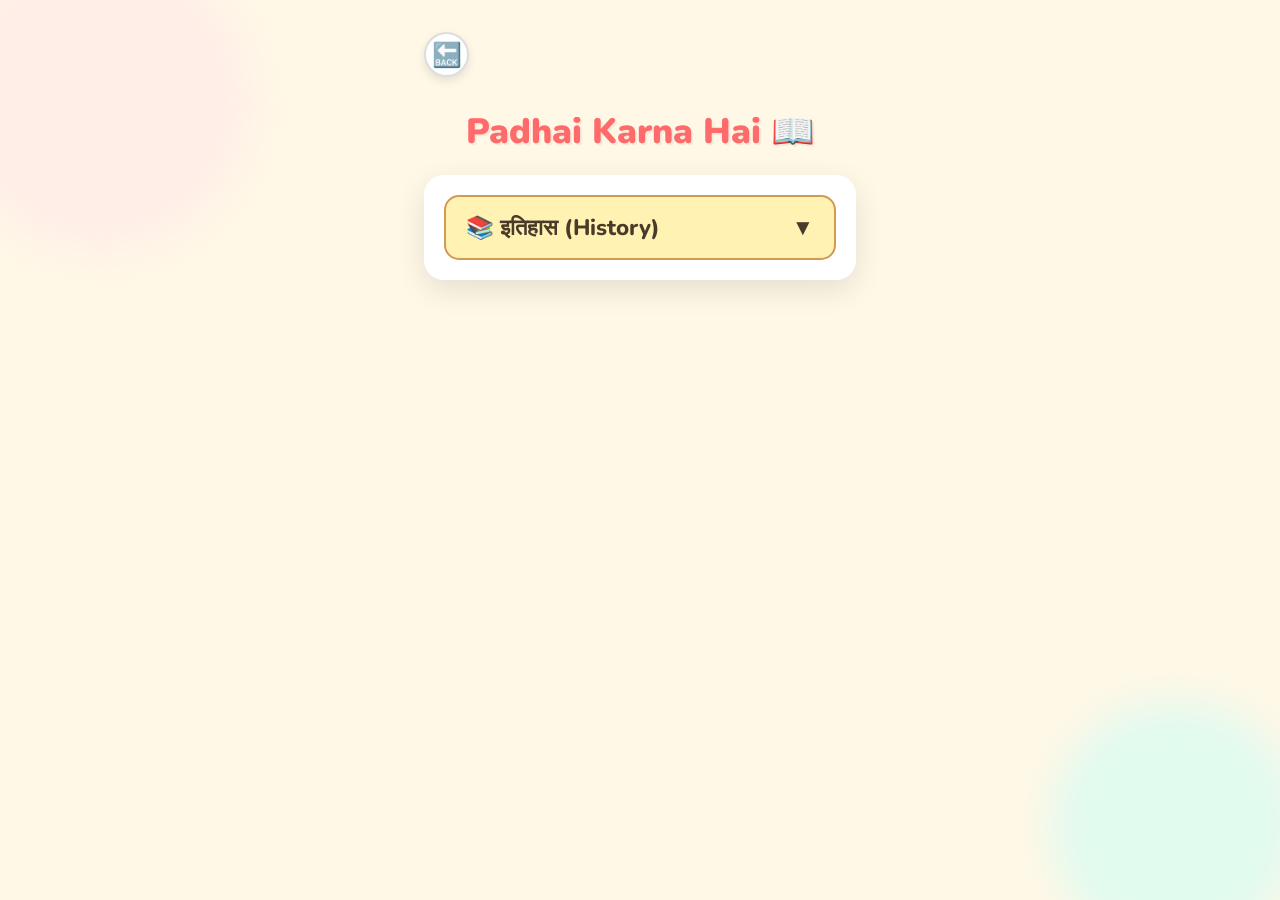
<file: temp_subjects.html>
<!DOCTYPE html>
<html lang="en">
<head>
    <meta charset="UTF-8">
    <meta name="viewport" content="width=device-width, initial-scale=1.0, maximum-scale=1.0, user-scalable=no">
    <title>Select Subject - Moti Potato</title>
    <link href="https://fonts.googleapis.com/css2?family=Nunito:wght@400;700;900&display=swap" rel="stylesheet">
    <link rel="stylesheet" href="style.css">
    <style>
        .page-title {
            text-align: center;
            font-size: 2.2rem;
            color: #FF6B6B;
            font-weight: 900;
            margin: 20px 0;
            text-shadow: 2px 2px 0px rgba(0,0,0,0.05);
        }

        .accordion-container {
            width: 100%;
            background: white;
            border-radius: 20px;
            padding: 20px;
            box-shadow: 0 10px 30px rgba(0,0,0,0.1);
            z-index: 2;
        }

        .subject-header {
            background: #FFF2B2;
            border: 2px solid #D29953;
            padding: 15px 20px;
            border-radius: 15px;
            font-size: 1.4rem;
            font-weight: 800;
            color: #4A3A2A;
            display: flex;
            justify-content: space-between;
            align-items: center;
            cursor: pointer;
            transition: all 0.2s;
        }

        .subject-header:active {
            transform: scale(0.98);
        }

        .dropdown-icon {
            transition: transform 0.3s;
        }

        .subject-header.active .dropdown-icon {
            transform: rotate(180deg);
        }

        .chapters-list {
            max-height: 0;
            overflow: hidden;
            transition: all 0.3s cubic-bezier(0.4, 0, 0.2, 1);
            background: #FAFAFA;
            border-radius: 0 0 15px 15px;
            opacity: 0;
            transform: translateY(-10px);
            pointer-events: none;
        }

        .subject-header.active + .chapters-list {
            max-height: 500px;
            opacity: 1;
            transform: translateY(0);
            pointer-events: auto;
            margin-top: -5px;
            padding-top: 10px;
        }

        .chapter-btn {
            display: block;
            width: 100%;
            text-align: left;
            background: none;
            border: none;
            border-bottom: 1px solid #EEE;
            padding: 15px 20px;
            font-size: 1.1rem;
            font-weight: 700;
            color: #555;
            cursor: pointer;
            transition: background 0.2s;
        }

        .chapter-btn:last-child {
            border-bottom: none;
        }

        .chapter-btn:hover {
            background: #F0F8FF;
            color: #4ECDC4;
        }
        
        .top-bar {
            display: flex;
            justify-content: flex-start;
            margin-bottom: 10px;
        }

        .back-btn {
            background: white;
            border: 2px solid #ddd;
            width: 45px; height: 45px;
            border-radius: 50%;
            font-size: 1.5rem;
            display: flex; justify-content: center; align-items: center;
            cursor: pointer;
            box-shadow: 0 4px 10px rgba(0,0,0,0.1);
        }
    </style>
</head>
<body>
    <div class="bg-shape shape1"></div>
    <div class="bg-shape shape2"></div>
    
    <div class="app-container" style="justify-content: flex-start;">
        <div class="top-bar">
            <button class="back-btn" onclick="window.location.href='index.html'">🔙</button>
        </div>
        
        <h1 class="page-title" id="page-title">Select Subject</h1>
        
        <div class="accordion-container" id="subjects-container">
            <!-- Dynamically populated -->
        </div>
    </div>

    <script>
        // Force refresh data.js by adding a timestamp
        const script = document.createElement('script');
        script.src = 'data.js?v=' + new Date().getTime();
        document.head.appendChild(script);

        script.onload = () => {
            renderSubjects();
        };

        // Check mode from URL
        const urlParams = new URLSearchParams(window.location.search);
        const mode = urlParams.get('mode') || 'study';

        document.getElementById('page-title').innerText = mode === 'quiz' ? 'Select Quiz 📝' : 'Padhai Karna Hai 📖';

        function renderSubjects() {
            const container = document.getElementById('subjects-container');
            container.innerHTML = '';
            
            subjectsData.forEach(subject => {
                let chaptersHtml = '';
                subject.chapters.forEach(chapter => {
                    const isMega = (chapter.id === 'mega_quiz' || chapter.type === 'mega');
                    const style = isMega ? 'background: #FF7E67; color: white; border-radius: 10px; margin: 10px; width: calc(100% - 20px); text-align: center; border: none;' : '';
                    
                    chaptersHtml += `
                        <button class="chapter-btn" style="${style}" onclick="goToChapter('${subject.id}', '${chapter.id}', ${isMega})">
                            ${chapter.title_mr}
                        </button>
                    `;
                });
                
                const subjectHtml = `
                    <div class="subject-header" onclick="toggleAccordion(this)">
                        <span>${subject.title_mr}</span>
                        <span class="dropdown-icon">▼</span>
                    </div>
                    <div class="chapters-list">
                        ${chaptersHtml}
                    </div>
                `;
                container.innerHTML += subjectHtml;
            });
        }

        function toggleAccordion(element) {
            element.classList.toggle('active');
        }

        function goToChapter(subjectId, chapterId, isMega) {
            // Mega Quiz always goes to quiz.html regardless of mode
            if (mode === 'quiz' || isMega) {
                window.location.href = `quiz.html?subject=${subjectId}&chapter=${chapterId}`;
            } else {
                window.location.href = `study.html?subject=${subjectId}&chapter=${chapterId}`;
            }
        }
    </script>
</body>
</html>
</file>
<file: style.css>
:root {
    --bg-primary: #FFF8E7;
    --text-main: #4A3A2A;
    --potato-color: #D29953;
    --btn-practice: #FF7E67;
    --btn-practice-shadow: #E05D46;
    --btn-study: #5CC8D7;
    --btn-study-shadow: #3CA5B4;
}

* {
    margin: 0;
    padding: 0;
    box-sizing: border-box;
    -webkit-tap-highlight-color: transparent;
}

body {
    font-family: 'Nunito', sans-serif;
    background-color: var(--bg-primary);
    color: var(--text-main);
    min-height: 100vh;
    display: flex;
    justify-content: center;
    align-items: center;
    position: relative;
    /* Removed overflow: hidden so other pages can scroll */
}

body.home {
    overflow: hidden; /* Only Home screen should be strictly non-scrolling */
}

/* Moving Background Elements */
.bg-shape {
    position: fixed; /* Changed to fixed so they don't mess with scroll */
    border-radius: 50%;
    z-index: 0;
    opacity: 0.4;
    filter: blur(20px);
    pointer-events: none;
}

.shape1 {
    width: 300px;
    height: 300px;
    background: #FFDEE9;
    top: -50px;
    left: -50px;
    animation: float-bg 8s ease-in-out infinite alternate;
}

.shape2 {
    width: 250px;
    height: 250px;
    background: #B5FFFC;
    bottom: -50px;
    right: -20px;
    animation: float-bg 10s ease-in-out infinite alternate-reverse;
}

.shape3 {
    width: 200px;
    height: 200px;
    background: #FFF2B2;
    top: 40%;
    right: -100px;
    animation: float-bg 12s ease-in-out infinite alternate;
}

@keyframes float-bg {
    0% { transform: translate(0, 0) rotate(0deg); }
    100% { transform: translate(50px, 50px) rotate(45deg); }
}

/* App Container */
.app-container {
    width: 100%;
    max-width: 480px; 
    min-height: 100vh;
    display: flex;
    flex-direction: column;
    padding: 2rem 1.5rem;
    z-index: 1;
    position: relative;
}

/* Header & Typography */
.header {
    text-align: center;
    margin-bottom: 2rem;
    margin-top: 2rem;
}

.title {
    font-size: 3.5rem;
    font-weight: 900;
    color: #FF6B6B;
    text-shadow: 3px 3px 0px rgba(0,0,0,0.1);
    display: flex;
    justify-content: center;
    flex-wrap: wrap;
    line-height: 1;
}

.bounce {
    display: inline-block;
    animation: bouncyText 2s ease-in-out infinite;
    transform-origin: bottom;
}

@keyframes bouncyText {
    0%, 100% { transform: translateY(0) scaleY(1); }
    20% { transform: translateY(-15px) scaleY(1.1); color: #FFD166; }
    40% { transform: translateY(0) scaleY(0.95); }
    60% { transform: translateY(-5px) scaleY(1.05); }
    80% { transform: translateY(0) scaleY(1); }
}

.subtitle {
    font-size: 1.2rem;
    font-weight: 700;
    color: #4ECDC4;
    margin-top: 0.5rem;
    animation: popIn 1s cubic-bezier(0.175, 0.885, 0.32, 1.275) forwards;
    opacity: 0;
}

/* Mascot Container & Animations */
.mascot-container {
    flex: 1;
    display: flex;
    justify-content: center;
    align-items: center;
    margin: 2rem 0;
}

.moti-potato {
    width: 250px;
    height: 250px;
    filter: drop-shadow(0px 15px 15px rgba(0,0,0,0.15));
    animation: float-potato 3s ease-in-out infinite;
    cursor: pointer;
    transition: transform 0.2s;
}

.moti-potato:active {
    transform: scale(0.9) rotate(-5deg);
}

@keyframes float-potato {
    0%, 100% { transform: translateY(0); }
    50% { transform: translateY(-20px); }
}

/* Potato Body Breathing */
.body {
    transform-origin: center;
    animation: breathe 4s ease-in-out infinite;
}

@keyframes breathe {
    0%, 100% { transform: scaleX(1) scaleY(1); }
    50% { transform: scaleX(1.03) scaleY(0.97); }
}

/* Eye Blinking */
.eyelids {
    opacity: 0;
    animation: blink 4s infinite;
}

@keyframes blink {
    0%, 96%, 98% { opacity: 0; }
    97%, 100% { opacity: 1; }
}

/* Arms Wiggling */
.arm-left {
    transform-origin: 45px 110px;
    animation: wave-left 2s ease-in-out infinite;
}

.arm-right {
    transform-origin: 160px 120px;
    animation: wave-right 2s ease-in-out infinite;
}

@keyframes wave-left {
    0%, 100% { transform: rotate(0deg); }
    50% { transform: rotate(15deg); }
}

@keyframes wave-right {
    0%, 100% { transform: rotate(0deg); }
    50% { transform: rotate(-25deg); }
}

.shadow {
    animation: shadow-scale 3s ease-in-out infinite;
    transform-origin: center;
}

@keyframes shadow-scale {
    0%, 100% { transform: scale(1); opacity: 0.15; }
    50% { transform: scale(0.8); opacity: 0.05; }
}

/* Buttons Container */
.action-buttons {
    display: flex;
    flex-direction: column;
    gap: 1.5rem;
    padding: 0 1rem;
    margin-bottom: 2rem;
}

.btn {
    position: relative;
    border: none;
    border-radius: 50px;
    padding: 1.2rem 2rem;
    font-family: inherit;
    font-size: 1.5rem;
    font-weight: 800;
    color: white;
    display: flex;
    align-items: center;
    justify-content: center;
    gap: 1rem;
    cursor: pointer;
    overflow: hidden;
    transition: all 0.2s cubic-bezier(0.175, 0.885, 0.32, 1.275);
    transform: translateY(100px);
    opacity: 0;
    animation: slideUp 0.8s cubic-bezier(0.175, 0.885, 0.32, 1.275) forwards;
}

.btn-practice {
    background-color: var(--btn-practice);
    box-shadow: 0 8px 0 var(--btn-practice-shadow), 0 15px 20px rgba(0,0,0,0.1);
    animation-delay: 0.3s;
}

.btn-study {
    background-color: var(--btn-study);
    box-shadow: 0 8px 0 var(--btn-study-shadow), 0 15px 20px rgba(0,0,0,0.1);
    animation-delay: 0.5s;
}

.btn:active {
    transform: translateY(6px) !important;
    box-shadow: 0 2px 0 transparent, 0 5px 10px rgba(0,0,0,0.1) !important;
}

/* Shine Effect on Buttons */
.btn-shine {
    position: absolute;
    top: 0;
    left: -100%;
    width: 50%;
    height: 100%;
    background: linear-gradient(to right, rgba(255,255,255,0) 0%, rgba(255,255,255,0.3) 50%, rgba(255,255,255,0) 100%);
    transform: skewX(-25deg);
    animation: shine 3s infinite;
}

.btn-icon {
    font-size: 2rem;
    animation: float-icon 2s ease-in-out infinite;
}

@keyframes shine {
    0% { left: -100%; }
    20% { left: 200%; }
    100% { left: 200%; }
}

@keyframes float-icon {
    0%, 100% { transform: translateY(0); }
    50% { transform: translateY(-5px); }
}

@keyframes slideUp {
    to {
        transform: translateY(0);
        opacity: 1;
    }
}

@keyframes popIn {
    to {
        opacity: 1;
        transform: scale(1);
    }
}

/* Funny Message Tooltip */
.funny-message {
    text-align: center;
    font-weight: 700;
    color: #FF6B6B;
    min-height: 24px;
    margin-top: 10px;
    opacity: 0;
    transition: opacity 0.3s;
    font-size: 1.1rem;
}

/* Responsive adjustments */
@media (max-height: 700px) {
    .moti-potato {
        width: 200px;
        height: 200px;
    }
    .title {
        font-size: 2.8rem;
    }
    .btn {
        padding: 1rem 1.5rem;
        font-size: 1.3rem;
    }
}
</file>
